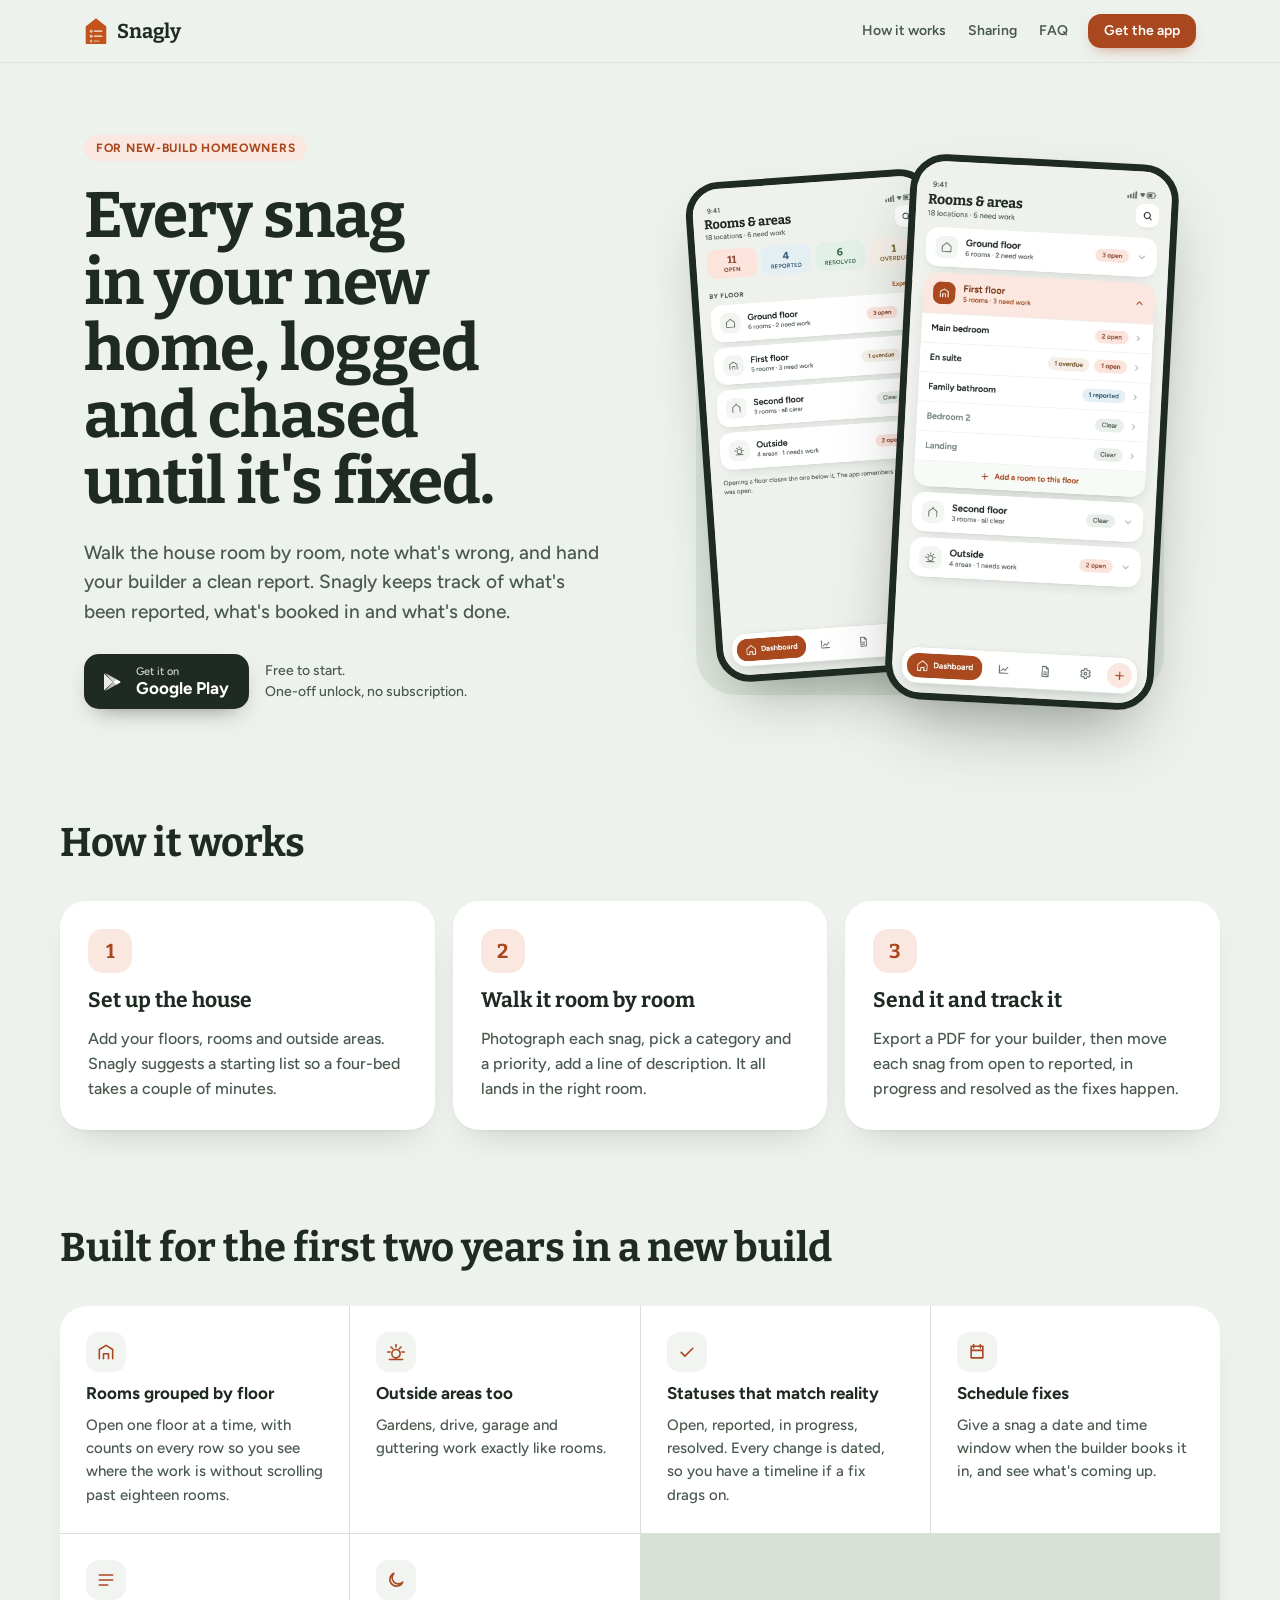
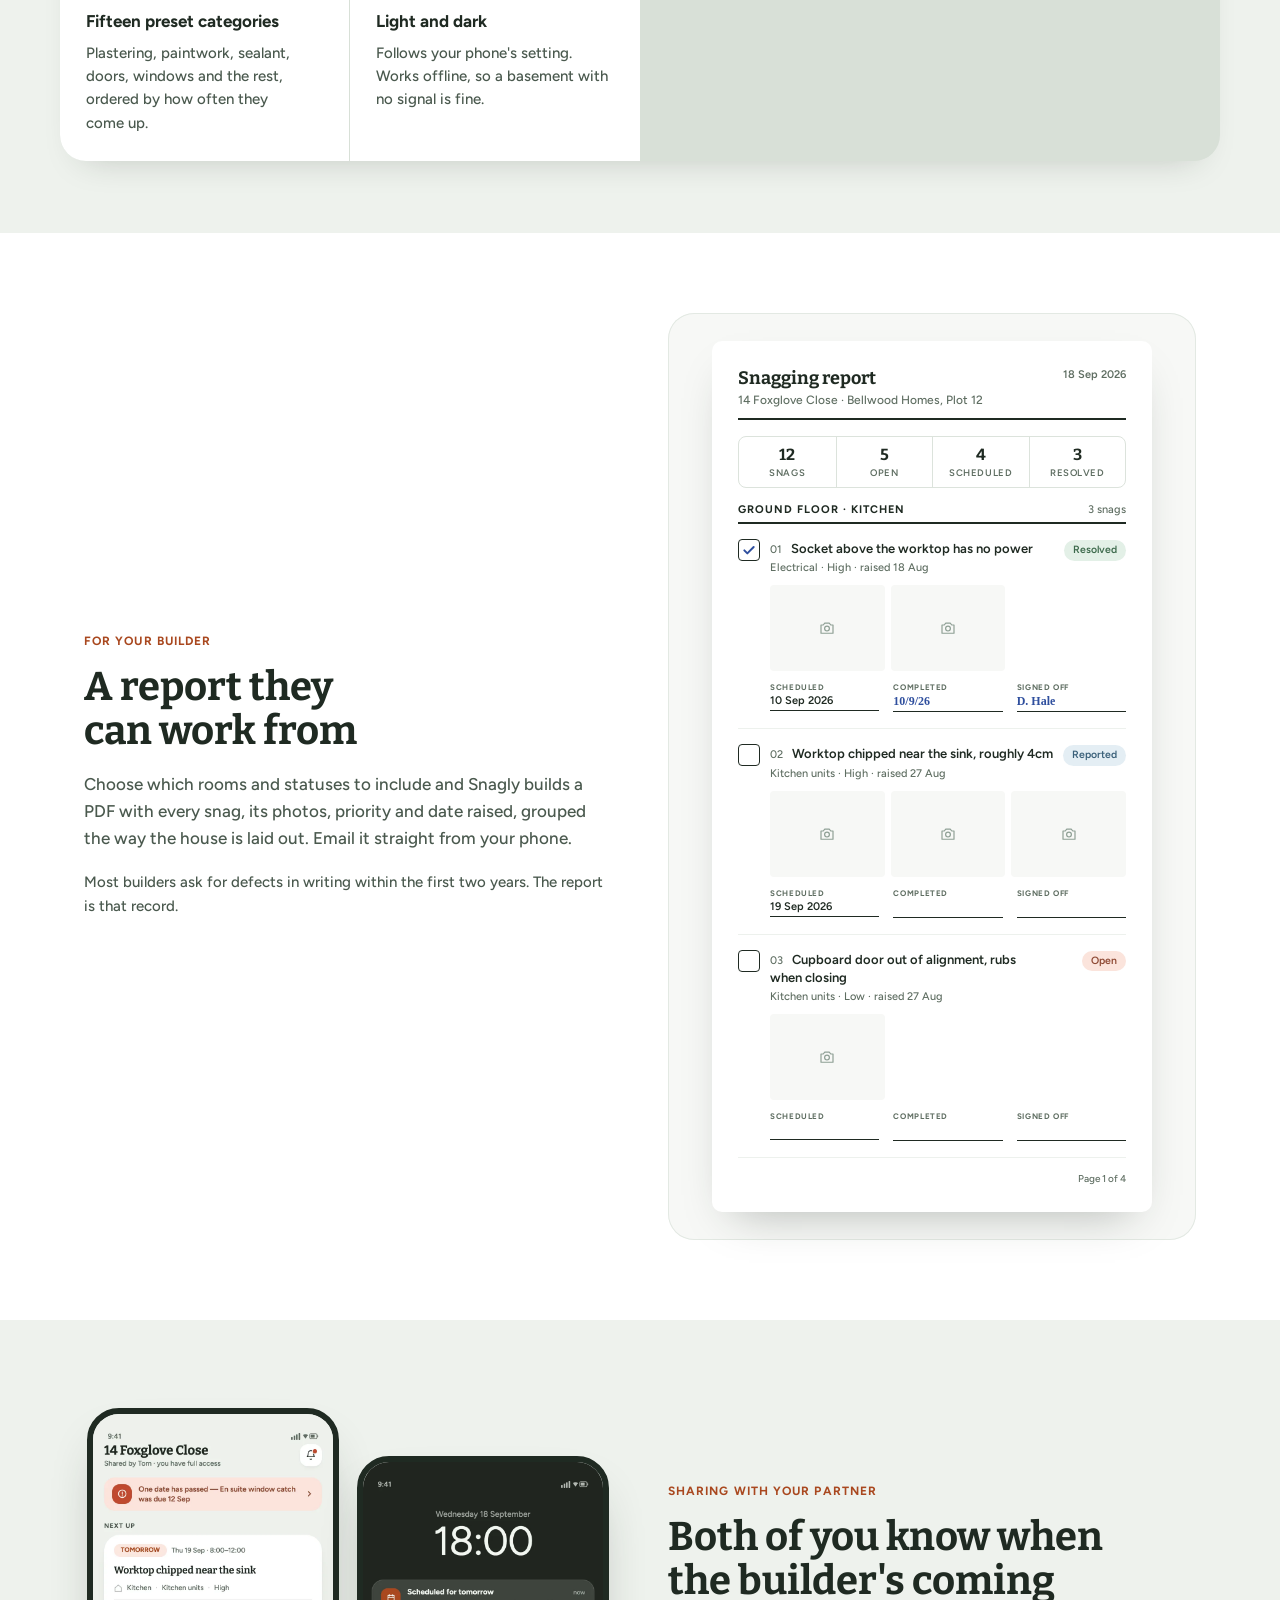
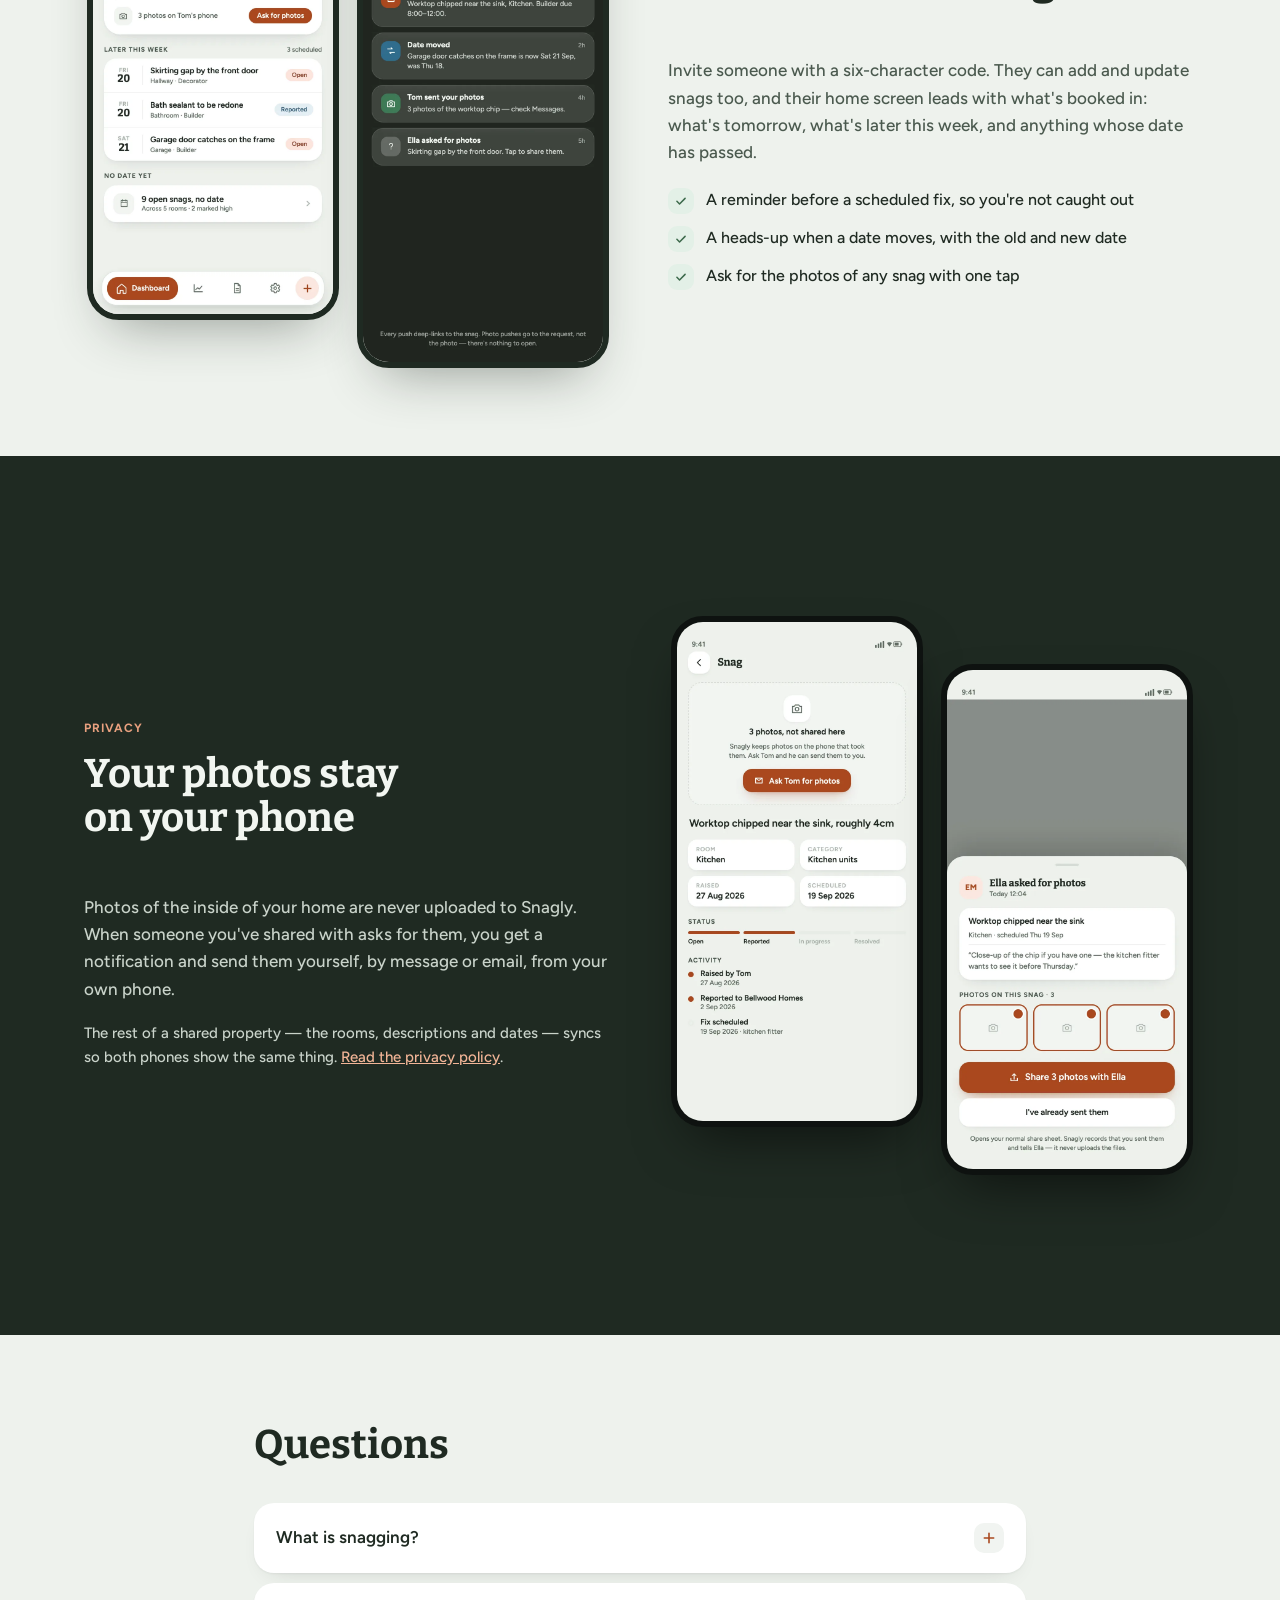
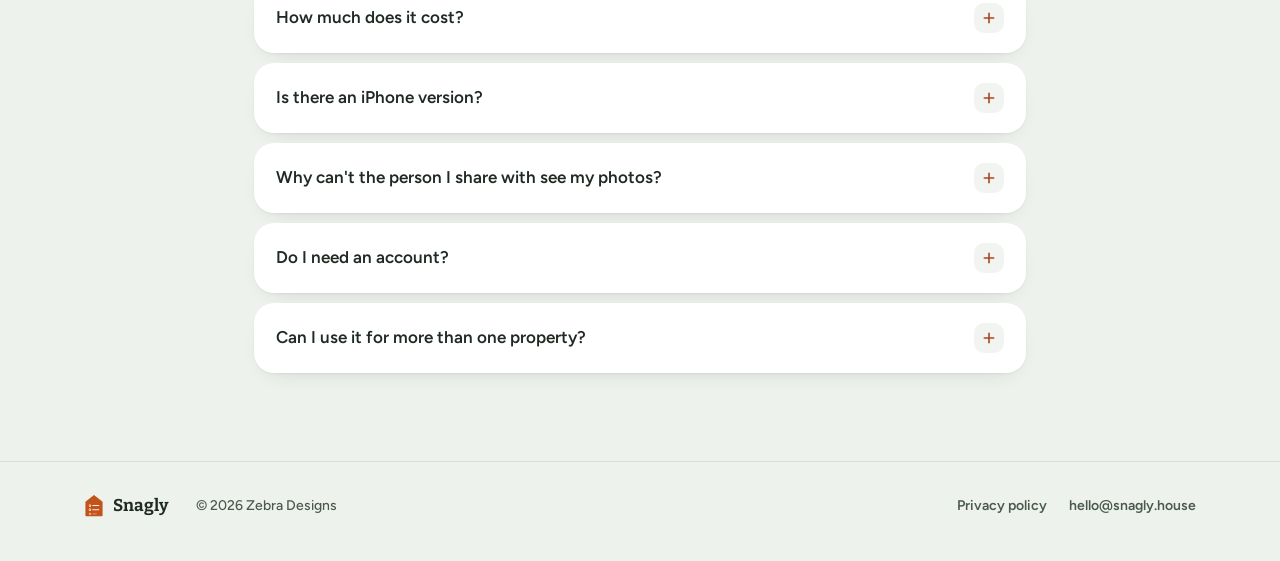
<file: index.html>
<!DOCTYPE html>
<html lang="en-GB">
<head>
  <meta charset="UTF-8" />
  <meta name="viewport" content="width=device-width, initial-scale=1" />
  <title>Snagly — snagging for your new-build home</title>
  <meta name="description" content="Every snag in your new home, logged and chased until it's fixed. Walk the house room by room, note what's wrong, and hand your builder a clean report." />
  <link rel="canonical" href="https://snagly.house/" />

  <meta property="og:type" content="website" />
  <meta property="og:site_name" content="Snagly" />
  <meta property="og:title" content="Snagly — snagging for your new-build home" />
  <meta property="og:description" content="Every snag in your new home, logged and chased until it's fixed. Walk the house room by room, note what's wrong, and hand your builder a clean report." />
  <meta property="og:url" content="https://snagly.house/" />
  <meta property="og:image" content="https://snagly.house/assets/img/og-image.png" />
  <meta property="og:image:width" content="1024" />
  <meta property="og:image:height" content="500" />
  <meta property="og:locale" content="en_GB" />

  <meta name="twitter:card" content="summary_large_image" />
  <meta name="twitter:title" content="Snagly — snagging for your new-build home" />
  <meta name="twitter:description" content="Every snag in your new home, logged and chased until it's fixed." />
  <meta name="twitter:image" content="https://snagly.house/assets/img/og-image.png" />

  <link rel="icon" type="image/png" sizes="32x32" href="assets/icons/favicon-32.png" />
  <link rel="apple-touch-icon" href="assets/icons/apple-touch-icon.png" />
  <link rel="stylesheet" href="assets/css/style.css" />

  <link rel="preconnect" href="https://fonts.googleapis.com" />
  <link rel="preconnect" href="https://fonts.gstatic.com" crossorigin />
  <link href="https://fonts.googleapis.com/css2?family=Bitter:wght@600;700&family=Figtree:wght@400;500;600;700&display=swap" rel="stylesheet" />

  <script type="application/ld+json">
  {
    "@context": "https://schema.org",
    "@type": "MobileApplication",
    "name": "Snagly",
    "applicationCategory": "Utilities",
    "operatingSystem": "Android",
    "description": "Every snag in your new home, logged and chased until it's fixed. Walk the house room by room, note what's wrong, and hand your builder a clean report.",
    "url": "https://snagly.house/",
    "image": "https://snagly.house/assets/img/og-image.png",
    "offers": {
      "@type": "Offer",
      "price": "0",
      "priceCurrency": "GBP"
    }
  }
  </script>
</head>
<body>
  <a class="visually-hidden" href="#top">Skip to content</a>

  <header class="site-header">
    <div class="wrap">
      <a href="#top" class="brand">
        <img src="assets/img/snagly_mark.svg" alt="" width="24" height="27" />
        <span>Snagly</span>
      </a>
      <nav class="site-nav" aria-label="Primary">
        <a href="#how">How it works</a>
        <a href="#sharing">Sharing</a>
        <a href="#faq">FAQ</a>
      </nav>
      <a class="btn-header" href="https://play.google.com/store/apps/details?id=com.snagly.snagly">Get the app</a>
    </div>
  </header>

  <main id="top">
    <section class="hero">
      <div class="hero-copy">
        <span class="eyebrow">For new-build homeowners</span>
        <h1>Every snag in your new home, logged and chased until it's fixed.</h1>
        <p class="hero-lede">Walk the house room by room, note what's wrong, and hand your builder a clean report. Snagly keeps track of what's been reported, what's booked in and what's done.</p>
        <div class="download-row" id="download">
          <a class="play-badge" href="https://play.google.com/store/apps/details?id=com.snagly.snagly">
            <svg viewBox="0 0 24 24" width="24" height="24" fill="#FFFFFF" aria-hidden="true"><path d="M4 3.5v17l9-8.5z" opacity=".9"></path><path d="M13 12l3 3-11 6z" opacity=".7"></path><path d="M13 12l3-3L5 3z" opacity=".8"></path><path d="M16 9l4 2.2a1 1 0 0 1 0 1.6L16 15l-3-3z"></path></svg>
            <span class="play-badge-text">
              <span class="small">Get it on</span>
              <span class="big">Google Play</span>
            </span>
          </a>
          <span class="price-note">Free to start.<br>One-off unlock, no subscription.</span>
        </div>
      </div>
      <div class="hero-shots">
        <div class="hero-shots-panel"></div>
        <div class="phone-frame phone-1">
          <img src="assets/img/rooms.webp" alt="Snagly rooms screen, grouped by floor" width="780" height="1624" loading="eager" />
        </div>
        <div class="phone-frame phone-2">
          <img src="assets/img/rooms_open.webp" alt="Snagly first floor expanded" width="780" height="1624" loading="eager" />
        </div>
      </div>
    </section>

    <section id="how">
      <div class="section-inner">
        <h2>How it works</h2>
        <div class="step-grid">
          <div class="step-card">
            <span class="step-num">1</span>
            <h3>Set up the house</h3>
            <p>Add your floors, rooms and outside areas. Snagly suggests a starting list so a four-bed takes a couple of minutes.</p>
          </div>
          <div class="step-card">
            <span class="step-num">2</span>
            <h3>Walk it room by room</h3>
            <p>Photograph each snag, pick a category and a priority, add a line of description. It all lands in the right room.</p>
          </div>
          <div class="step-card">
            <span class="step-num">3</span>
            <h3>Send it and track it</h3>
            <p>Export a PDF for your builder, then move each snag from open to reported, in progress and resolved as the fixes happen.</p>
          </div>
        </div>
      </div>
    </section>

    <section class="features-section">
      <div class="section-inner">
        <h2>Built for the first two years in a new build</h2>
        <div class="feature-grid">
          <div class="feature-cell">
            <div class="feature-icon"><svg viewBox="0 0 24 24" width="20" height="20" fill="none" stroke="#A9481F" stroke-width="1.9" stroke-linecap="round" stroke-linejoin="round" aria-hidden="true"><path d="M4 20V9l8-5 8 5v11M9 20v-6h6v6"></path></svg></div>
            <h3>Rooms grouped by floor</h3>
            <p>Open one floor at a time, with counts on every row so you see where the work is without scrolling past eighteen rooms.</p>
          </div>
          <div class="feature-cell">
            <div class="feature-icon"><svg viewBox="0 0 24 24" width="20" height="20" fill="none" stroke="#A9481F" stroke-width="1.9" stroke-linecap="round" stroke-linejoin="round" aria-hidden="true"><path d="M12 3v3M5 12H2M22 12h-3M6 6l2 2M18 6l-2 2M12 19a5 5 0 1 0 0-10 5 5 0 0 0 0 10M4 21h16"></path></svg></div>
            <h3>Outside areas too</h3>
            <p>Gardens, drive, garage and guttering work exactly like rooms.</p>
          </div>
          <div class="feature-cell">
            <div class="feature-icon"><svg viewBox="0 0 24 24" width="20" height="20" fill="none" stroke="#A9481F" stroke-width="1.9" stroke-linecap="round" stroke-linejoin="round" aria-hidden="true"><path d="M5 12.5l4.5 4.5L19 7.5"></path></svg></div>
            <h3>Statuses that match reality</h3>
            <p>Open, reported, in progress, resolved. Every change is dated, so you have a timeline if a fix drags on.</p>
          </div>
          <div class="feature-cell">
            <div class="feature-icon"><svg viewBox="0 0 24 24" width="20" height="20" fill="none" stroke="#A9481F" stroke-width="1.9" stroke-linecap="round" stroke-linejoin="round" aria-hidden="true"><path d="M5 5h14v14H5zM8 3v4M16 3v4M5 10h14"></path></svg></div>
            <h3>Schedule fixes</h3>
            <p>Give a snag a date and time window when the builder books it in, and see what's coming up.</p>
          </div>
          <div class="feature-cell">
            <div class="feature-icon"><svg viewBox="0 0 24 24" width="20" height="20" fill="none" stroke="#A9481F" stroke-width="1.9" stroke-linecap="round" stroke-linejoin="round" aria-hidden="true"><path d="M4 6h16M4 12h16M4 18h10"></path></svg></div>
            <h3>Fifteen preset categories</h3>
            <p>Plastering, paintwork, sealant, doors, windows and the rest, ordered by how often they come up.</p>
          </div>
          <div class="feature-cell">
            <div class="feature-icon"><svg viewBox="0 0 24 24" width="20" height="20" fill="none" stroke="#A9481F" stroke-width="1.9" stroke-linecap="round" stroke-linejoin="round" aria-hidden="true"><path d="M20 14.5A8 8 0 1 1 9.5 4a6.5 6.5 0 0 0 10.5 10.5"></path></svg></div>
            <h3>Light and dark</h3>
            <p>Follows your phone's setting. Works offline, so a basement with no signal is fine.</p>
          </div>
        </div>
      </div>
    </section>

    <section class="report-section">
      <div class="report-inner">
        <div class="report-copy">
          <span class="kicker">For your builder</span>
          <h2>A report they can work from</h2>
          <p>Choose which rooms and statuses to include and Snagly builds a PDF with every snag, its photos, priority and date raised, grouped the way the house is laid out. Email it straight from your phone.</p>
          <p class="small">Most builders ask for defects in writing within the first two years. The report is that record.</p>
        </div>
        <div class="report-mock-outer">
          <div class="report-mock">
            <div class="report-mock-head">
              <div class="report-mock-head-title">
                <span>Snagging report</span>
                <span>14 Foxglove Close · Bellwood Homes, Plot 12</span>
              </div>
              <span class="report-mock-head-date">18 Sep 2026</span>
            </div>
            <div class="report-mock-totals">
              <div class="report-mock-total"><strong>12</strong><span>Snags</span></div>
              <div class="report-mock-total"><strong>5</strong><span>Open</span></div>
              <div class="report-mock-total"><strong>4</strong><span>Scheduled</span></div>
              <div class="report-mock-total"><strong>3</strong><span>Resolved</span></div>
            </div>
            <div class="report-mock-group">
              <span>Ground floor · Kitchen</span>
              <span>3 snags</span>
            </div>

            <div class="report-row">
              <div class="report-row-head">
                <span class="report-row-box checked">
                  <svg viewBox="0 0 24 24" width="16" height="16" fill="none" stroke-width="3" stroke-linecap="round" stroke-linejoin="round" aria-hidden="true"><path d="M5 12.5l4.5 4.5L19 7.5"></path></svg>
                </span>
                <div class="report-row-body">
                  <span><span class="report-row-num">01</span> Socket above the worktop has no power</span>
                  <span>Electrical · High · raised 18 Aug</span>
                </div>
                <span class="report-chip chip-resolved">Resolved</span>
              </div>
              <div class="report-row-photos">
                <div class="report-photo-tile"><svg viewBox="0 0 24 24" width="18" height="18" fill="none" stroke="#8fa095" stroke-width="1.6" stroke-linecap="round" stroke-linejoin="round" aria-hidden="true"><path d="M4 8h3l2-2.5h6L17 8h3v11H4zM12 16a3.2 3.2 0 1 0 0-6.4 3.2 3.2 0 0 0 0 6.4"></path></svg></div>
                <div class="report-photo-tile"><svg viewBox="0 0 24 24" width="18" height="18" fill="none" stroke="#8fa095" stroke-width="1.6" stroke-linecap="round" stroke-linejoin="round" aria-hidden="true"><path d="M4 8h3l2-2.5h6L17 8h3v11H4zM12 16a3.2 3.2 0 1 0 0-6.4 3.2 3.2 0 0 0 0 6.4"></path></svg></div>
              </div>
              <div class="report-row-fields">
                <div class="report-field"><span class="report-field-label">Scheduled</span><span class="report-field-value">10 Sep 2026</span></div>
                <div class="report-field"><span class="report-field-label">Completed</span><span class="report-field-value hand">10/9/26</span></div>
                <div class="report-field"><span class="report-field-label">Signed off</span><span class="report-field-value hand">D. Hale</span></div>
              </div>
            </div>

            <div class="report-row">
              <div class="report-row-head">
                <span class="report-row-box">
                  <svg viewBox="0 0 24 24" width="16" height="16" fill="none" stroke-width="3" stroke-linecap="round" stroke-linejoin="round" aria-hidden="true"><path d="M5 12.5l4.5 4.5L19 7.5"></path></svg>
                </span>
                <div class="report-row-body">
                  <span><span class="report-row-num">02</span> Worktop chipped near the sink, roughly 4cm</span>
                  <span>Kitchen units · High · raised 27 Aug</span>
                </div>
                <span class="report-chip chip-reported">Reported</span>
              </div>
              <div class="report-row-photos">
                <div class="report-photo-tile"><svg viewBox="0 0 24 24" width="18" height="18" fill="none" stroke="#8fa095" stroke-width="1.6" stroke-linecap="round" stroke-linejoin="round" aria-hidden="true"><path d="M4 8h3l2-2.5h6L17 8h3v11H4zM12 16a3.2 3.2 0 1 0 0-6.4 3.2 3.2 0 0 0 0 6.4"></path></svg></div>
                <div class="report-photo-tile"><svg viewBox="0 0 24 24" width="18" height="18" fill="none" stroke="#8fa095" stroke-width="1.6" stroke-linecap="round" stroke-linejoin="round" aria-hidden="true"><path d="M4 8h3l2-2.5h6L17 8h3v11H4zM12 16a3.2 3.2 0 1 0 0-6.4 3.2 3.2 0 0 0 0 6.4"></path></svg></div>
                <div class="report-photo-tile"><svg viewBox="0 0 24 24" width="18" height="18" fill="none" stroke="#8fa095" stroke-width="1.6" stroke-linecap="round" stroke-linejoin="round" aria-hidden="true"><path d="M4 8h3l2-2.5h6L17 8h3v11H4zM12 16a3.2 3.2 0 1 0 0-6.4 3.2 3.2 0 0 0 0 6.4"></path></svg></div>
              </div>
              <div class="report-row-fields">
                <div class="report-field"><span class="report-field-label">Scheduled</span><span class="report-field-value">19 Sep 2026</span></div>
                <div class="report-field"><span class="report-field-label">Completed</span><span class="report-field-value hand blank">—</span></div>
                <div class="report-field"><span class="report-field-label">Signed off</span><span class="report-field-value hand blank">—</span></div>
              </div>
            </div>

            <div class="report-row">
              <div class="report-row-head">
                <span class="report-row-box">
                  <svg viewBox="0 0 24 24" width="16" height="16" fill="none" stroke-width="3" stroke-linecap="round" stroke-linejoin="round" aria-hidden="true"><path d="M5 12.5l4.5 4.5L19 7.5"></path></svg>
                </span>
                <div class="report-row-body">
                  <span><span class="report-row-num">03</span> Cupboard door out of alignment, rubs when closing</span>
                  <span>Kitchen units · Low · raised 27 Aug</span>
                </div>
                <span class="report-chip chip-open">Open</span>
              </div>
              <div class="report-row-photos">
                <div class="report-photo-tile"><svg viewBox="0 0 24 24" width="18" height="18" fill="none" stroke="#8fa095" stroke-width="1.6" stroke-linecap="round" stroke-linejoin="round" aria-hidden="true"><path d="M4 8h3l2-2.5h6L17 8h3v11H4zM12 16a3.2 3.2 0 1 0 0-6.4 3.2 3.2 0 0 0 0 6.4"></path></svg></div>
              </div>
              <div class="report-row-fields">
                <div class="report-field"><span class="report-field-label">Scheduled</span><span class="report-field-value blank">—</span></div>
                <div class="report-field"><span class="report-field-label">Completed</span><span class="report-field-value hand blank">—</span></div>
                <div class="report-field"><span class="report-field-label">Signed off</span><span class="report-field-value hand blank">—</span></div>
              </div>
            </div>

            <span class="report-mock-footer">Page 1 of 4</span>
          </div>
        </div>
      </div>
    </section>

    <section id="sharing" class="sharing-section">
      <div class="sharing-shots">
        <div class="phone-frame">
          <img src="assets/img/join_home.webp" alt="Shared home screen showing what's scheduled next" width="780" height="1624" loading="lazy" />
        </div>
        <div class="phone-frame">
          <img src="assets/img/push.webp" alt="Reminder notification for a scheduled fix" width="780" height="1624" loading="lazy" />
        </div>
      </div>
      <div class="sharing-copy">
        <span class="kicker">Sharing with your partner</span>
        <h2>Both of you know when the builder's coming</h2>
        <p>Invite someone with a six-character code. They can add and update snags too, and their home screen leads with what's booked in: what's tomorrow, what's later this week, and anything whose date has passed.</p>
        <div class="tick-list">
          <div class="tick-row">
            <span class="tick-icon"><svg viewBox="0 0 24 24" width="14" height="14" fill="none" stroke="#3D6A4C" stroke-width="2.6" stroke-linecap="round" stroke-linejoin="round" aria-hidden="true"><path d="M5 12.5l4.5 4.5L19 7.5"></path></svg></span>
            <span>A reminder before a scheduled fix, so you're not caught out</span>
          </div>
          <div class="tick-row">
            <span class="tick-icon"><svg viewBox="0 0 24 24" width="14" height="14" fill="none" stroke="#3D6A4C" stroke-width="2.6" stroke-linecap="round" stroke-linejoin="round" aria-hidden="true"><path d="M5 12.5l4.5 4.5L19 7.5"></path></svg></span>
            <span>A heads-up when a date moves, with the old and new date</span>
          </div>
          <div class="tick-row">
            <span class="tick-icon"><svg viewBox="0 0 24 24" width="14" height="14" fill="none" stroke="#3D6A4C" stroke-width="2.6" stroke-linecap="round" stroke-linejoin="round" aria-hidden="true"><path d="M5 12.5l4.5 4.5L19 7.5"></path></svg></span>
            <span>Ask for the photos of any snag with one tap</span>
          </div>
        </div>
      </div>
    </section>

    <section class="privacy-band">
      <div class="privacy-inner">
        <div class="privacy-copy">
          <span class="kicker">Privacy</span>
          <h2>Your photos stay on your phone</h2>
          <p>Photos of the inside of your home are never uploaded to Snagly. When someone you've shared with asks for them, you get a notification and send them yourself, by message or email, from your own phone.</p>
          <p class="small">The rest of a shared property — the rooms, descriptions and dates — syncs so both phones show the same thing. <a href="privacy/">Read the privacy policy</a>.</p>
        </div>
        <div class="privacy-shots">
          <div class="phone-frame">
            <img src="assets/img/snag_detail.webp" alt="Snag detail with a request photos button" width="780" height="1624" loading="lazy" />
          </div>
          <div class="phone-frame">
            <img src="assets/img/owner_request.webp" alt="Sharing photos from your own phone" width="780" height="1624" loading="lazy" />
          </div>
        </div>
      </div>
    </section>

    <section id="faq" class="faq-section">
      <h2>Questions</h2>
      <div class="faq-list">
        <details class="faq-item">
          <summary><span class="faq-q">What is snagging?</span><span class="faq-plus"><svg viewBox="0 0 24 24" width="16" height="16" fill="none" stroke="#A9481F" stroke-width="2.4" stroke-linecap="round" aria-hidden="true"><path d="M12 5v14M5 12h14"></path></svg></span></summary>
          <p>Snagging is checking a newly built home for defects, from paint drips and gaps in sealant to doors that don't close. New-build warranties usually give you a period to report them to the builder, who fixes them at no cost.</p>
        </details>
        <details class="faq-item">
          <summary><span class="faq-q">How much does it cost?</span><span class="faq-plus"><svg viewBox="0 0 24 24" width="16" height="16" fill="none" stroke="#A9481F" stroke-width="2.4" stroke-linecap="round" aria-hidden="true"><path d="M12 5v14M5 12h14"></path></svg></span></summary>
          <p>Snagly is free to download and use. A one-off in-app purchase unlocks the full app. There's no subscription.</p>
        </details>
        <details class="faq-item">
          <summary><span class="faq-q">Is there an iPhone version?</span><span class="faq-plus"><svg viewBox="0 0 24 24" width="16" height="16" fill="none" stroke="#A9481F" stroke-width="2.4" stroke-linecap="round" aria-hidden="true"><path d="M12 5v14M5 12h14"></path></svg></span></summary>
          <p>Not yet. Snagly is on Android through Google Play.</p>
        </details>
        <details class="faq-item">
          <summary><span class="faq-q">Why can't the person I share with see my photos?</span><span class="faq-plus"><svg viewBox="0 0 24 24" width="16" height="16" fill="none" stroke="#A9481F" stroke-width="2.4" stroke-linecap="round" aria-hidden="true"><path d="M12 5v14M5 12h14"></path></svg></span></summary>
          <p>Photos are never uploaded, so they only exist on the phone that took them. The person you share with can ask for them, and you send them from your phone however you like.</p>
        </details>
        <details class="faq-item">
          <summary><span class="faq-q">Do I need an account?</span><span class="faq-plus"><svg viewBox="0 0 24 24" width="16" height="16" fill="none" stroke="#A9481F" stroke-width="2.4" stroke-linecap="round" aria-hidden="true"><path d="M12 5v14M5 12h14"></path></svg></span></summary>
          <p>Snagly signs you in automatically when you open it, so there's nothing to set up first. You can add an email or Google sign-in later, which is worth doing before you share a property or switch phones, so you don't lose access.</p>
        </details>
        <details class="faq-item">
          <summary><span class="faq-q">Can I use it for more than one property?</span><span class="faq-plus"><svg viewBox="0 0 24 24" width="16" height="16" fill="none" stroke="#A9481F" stroke-width="2.4" stroke-linecap="round" aria-hidden="true"><path d="M12 5v14M5 12h14"></path></svg></span></summary>
          <p>Yes. Each property has its own rooms, snags and sharing.</p>
        </details>
      </div>
    </section>
  </main>

  <footer class="site-footer">
    <div class="footer-inner">
      <div class="footer-brand">
        <img src="assets/img/snagly_mark.svg" alt="" width="20" height="23" />
        <span>Snagly</span>
      </div>
      <span class="footer-copyright">© 2026 Zebra Designs</span>
      <div class="footer-links">
        <a href="privacy/">Privacy policy</a>
        <a href="mailto:hello@snagly.house">hello@snagly.house</a>
      </div>
    </div>
  </footer>
</body>
</html>
</file>
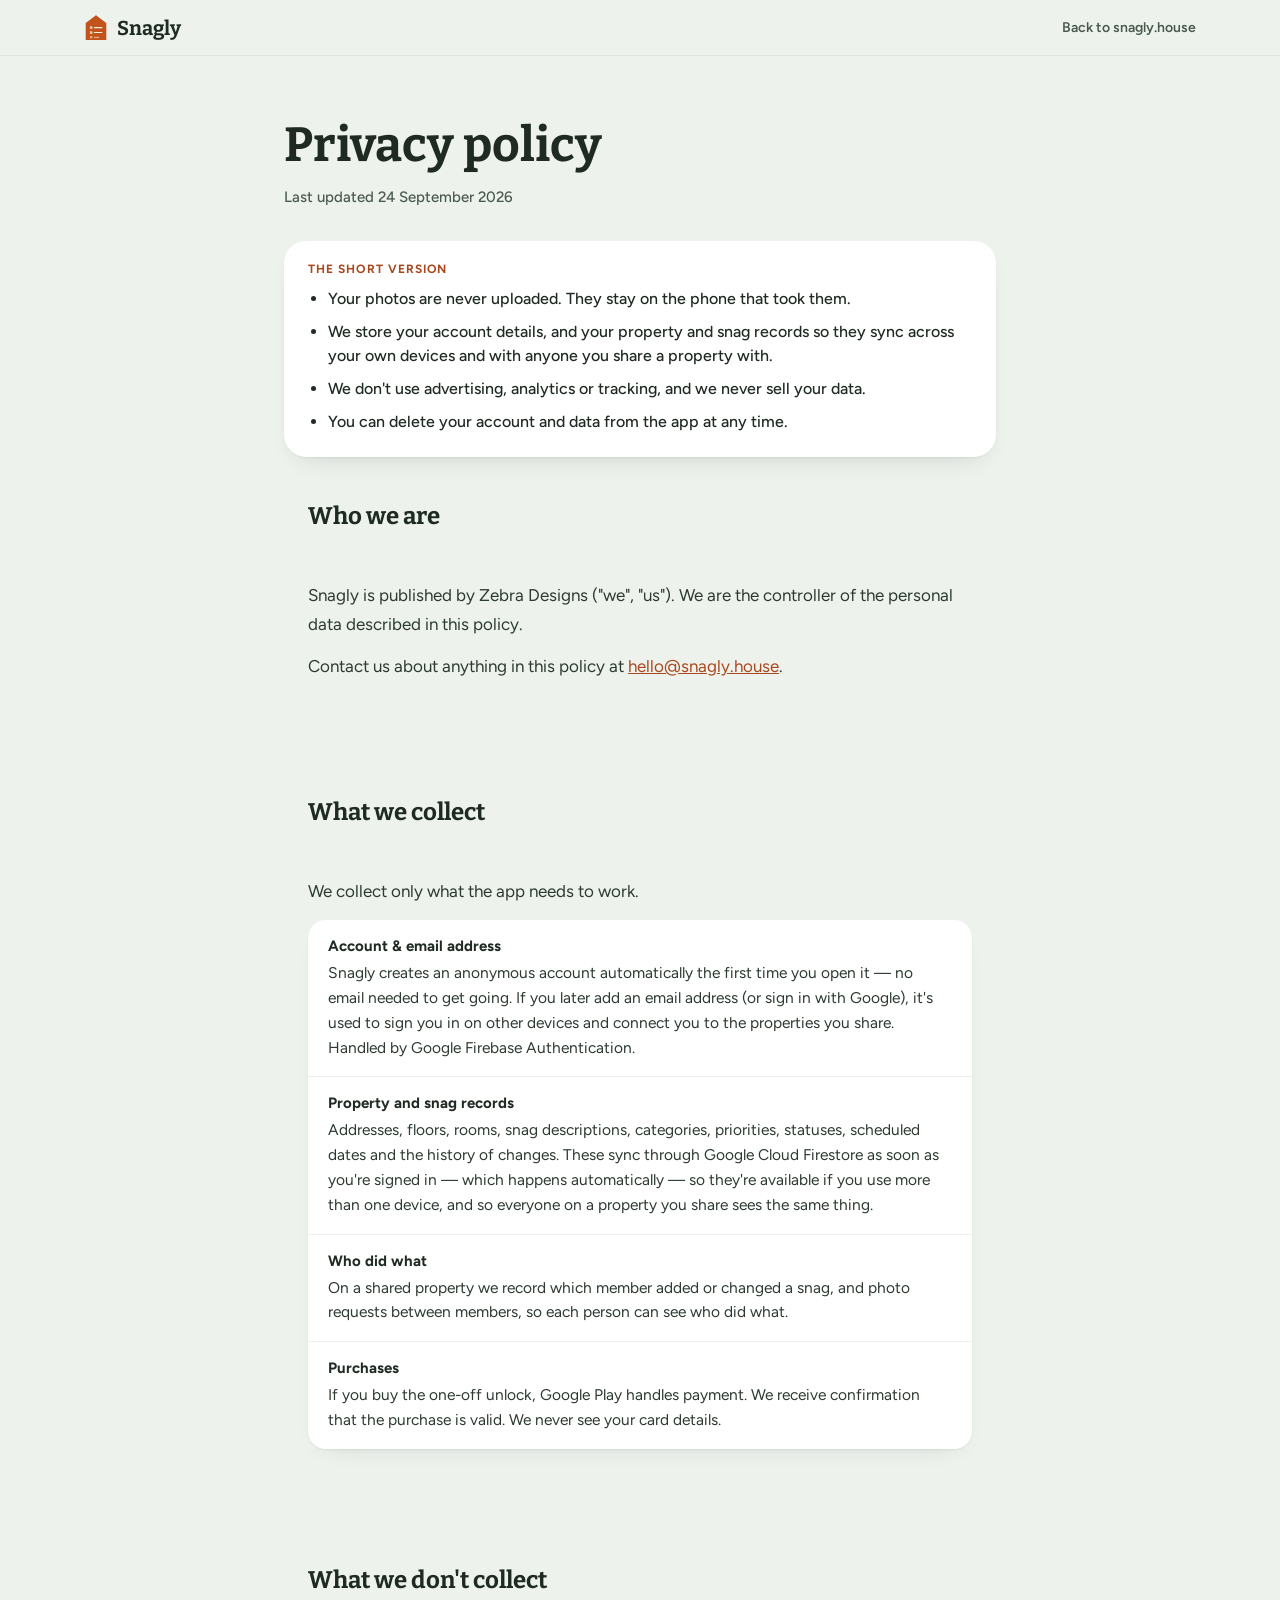
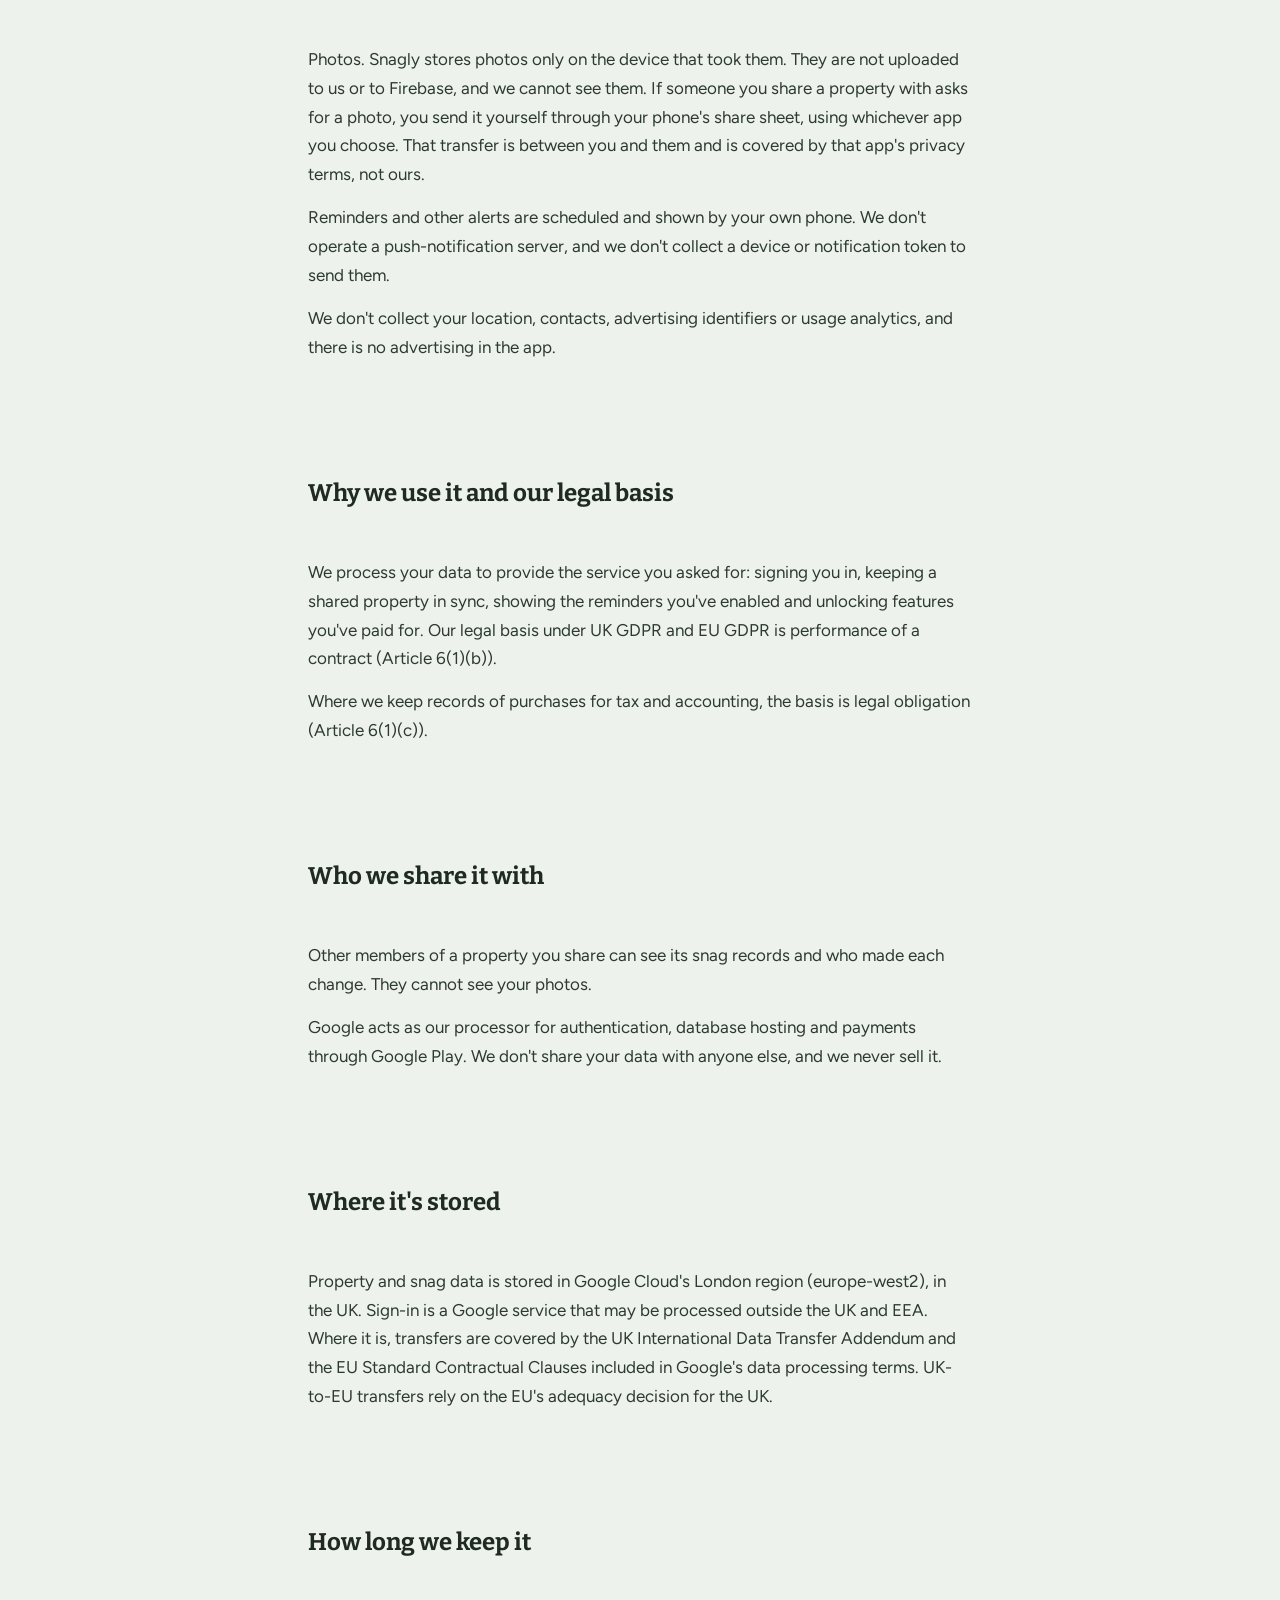
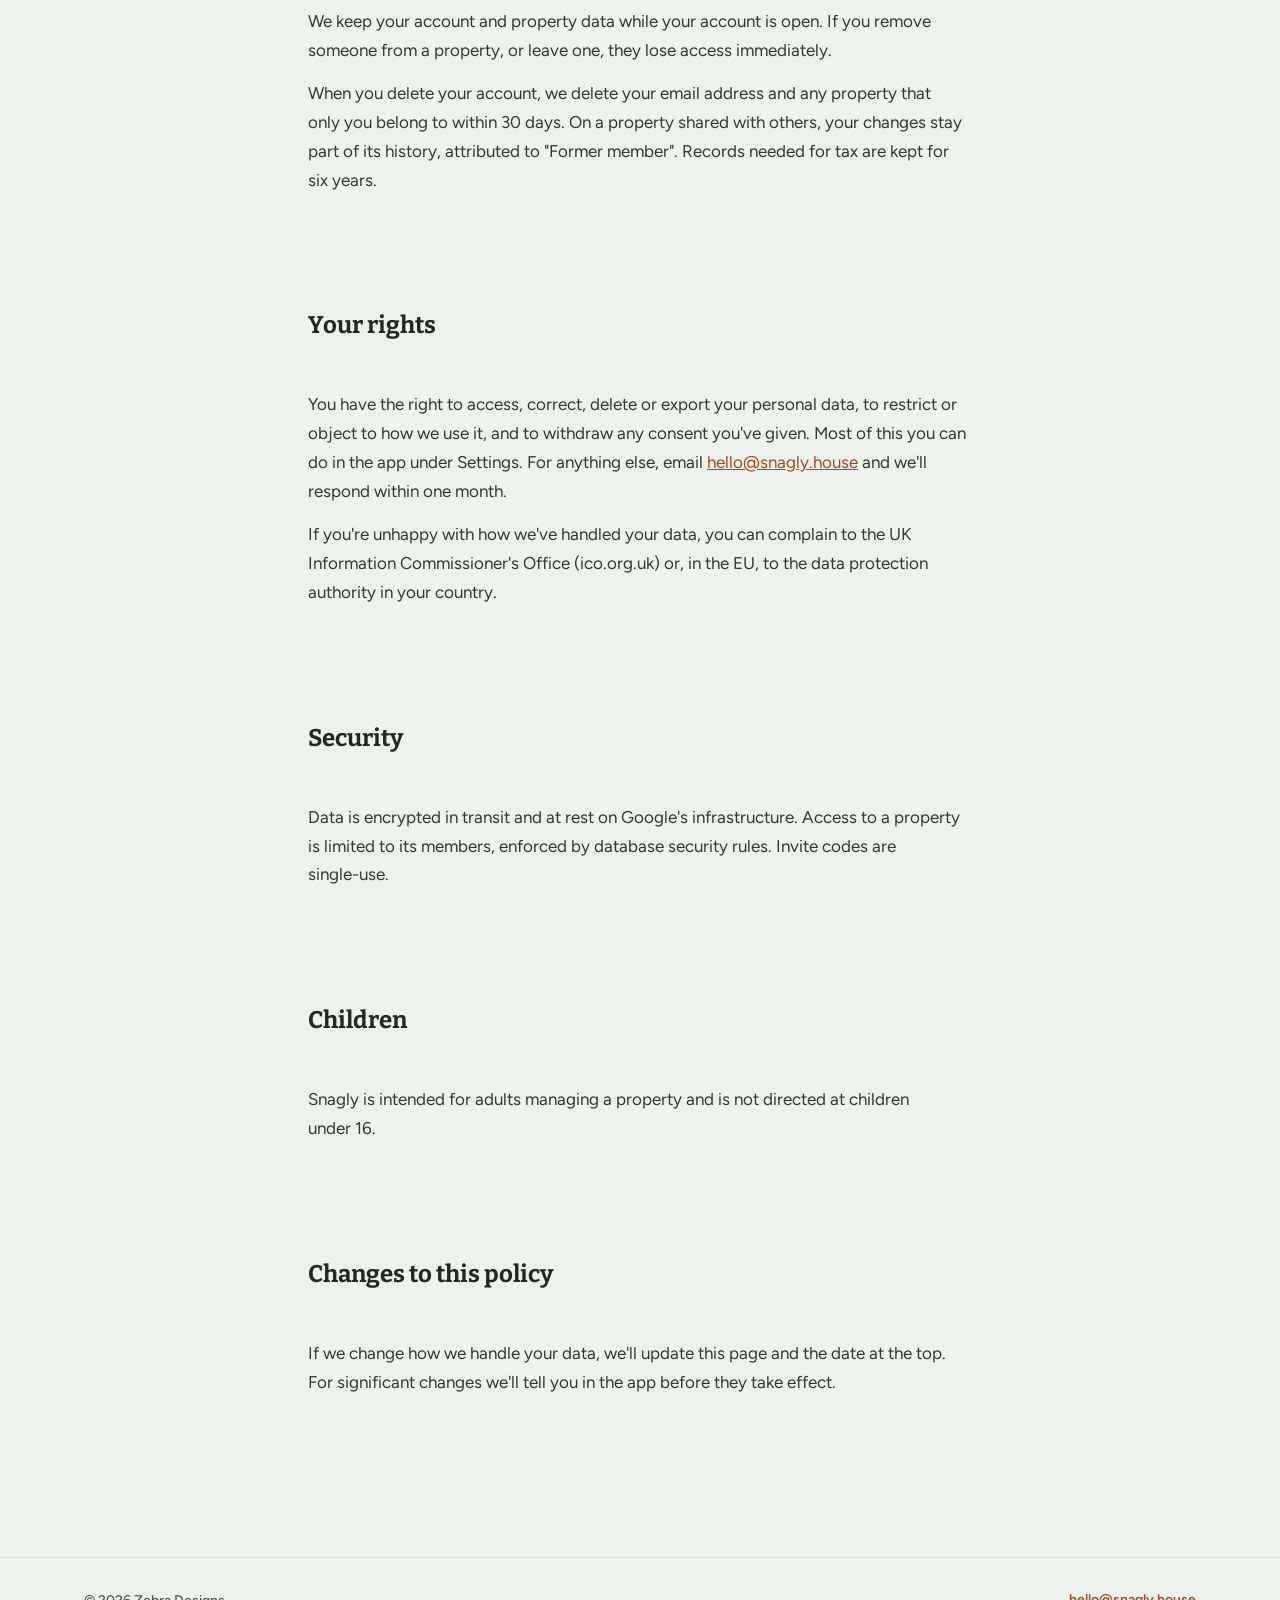
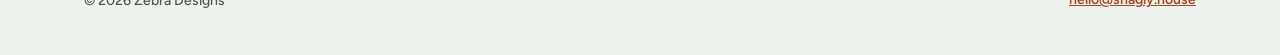
<file: privacy/index.html>
<!DOCTYPE html>
<html lang="en-GB">
<head>
  <meta charset="UTF-8" />
  <meta name="viewport" content="width=device-width, initial-scale=1" />
  <title>Privacy policy — Snagly</title>
  <meta name="description" content="Snagly's privacy policy: what we collect, what we don't, and how to control or delete your data." />
  <link rel="canonical" href="https://snagly.house/privacy/" />
  <meta name="robots" content="index, follow" />

  <meta property="og:type" content="website" />
  <meta property="og:site_name" content="Snagly" />
  <meta property="og:title" content="Privacy policy — Snagly" />
  <meta property="og:description" content="What Snagly collects, what it doesn't, and how to control or delete your data." />
  <meta property="og:url" content="https://snagly.house/privacy/" />
  <meta property="og:image" content="https://snagly.house/assets/img/og-image.png" />

  <link rel="icon" type="image/png" sizes="32x32" href="../assets/icons/favicon-32.png" />
  <link rel="apple-touch-icon" href="../assets/icons/apple-touch-icon.png" />
  <link rel="stylesheet" href="../assets/css/style.css" />

  <link rel="preconnect" href="https://fonts.googleapis.com" />
  <link rel="preconnect" href="https://fonts.gstatic.com" crossorigin />
  <link href="https://fonts.googleapis.com/css2?family=Bitter:wght@600;700&family=Figtree:wght@400;500;600;700&display=swap" rel="stylesheet" />
</head>
<body>
  <header class="site-header policy-header">
    <div class="wrap">
      <a href="../" class="brand">
        <img src="../assets/img/snagly_mark.svg" alt="" width="24" height="27" />
        <span>Snagly</span>
      </a>
      <a href="../" class="policy-back">Back to snagly.house</a>
    </div>
  </header>

  <main class="policy-main">
    <h1>Privacy policy</h1>
    <p class="policy-updated">Last updated 24 September 2026</p>

    <div class="policy-summary">
      <span class="kicker">The short version</span>
      <ul>
        <li>Your photos are never uploaded. They stay on the phone that took them.</li>
        <li>We store your account details, and your property and snag records so they sync across your own devices and with anyone you share a property with.</li>
        <li>We don't use advertising, analytics or tracking, and we never sell your data.</li>
        <li>You can delete your account and data from the app at any time.</li>
      </ul>
    </div>

    <section class="policy-section">
      <h2>Who we are</h2>
      <p>Snagly is published by Zebra Designs ("we", "us"). We are the controller of the personal data described in this policy.</p>
      <p>Contact us about anything in this policy at <a href="mailto:hello@snagly.house">hello@snagly.house</a>.</p>
    </section>

    <section class="policy-section">
      <h2>What we collect</h2>
      <p>We collect only what the app needs to work.</p>
      <div class="policy-list">
        <div class="policy-list-row">
          <span>Account &amp; email address</span>
          <span>Snagly creates an anonymous account automatically the first time you open it — no email needed to get going. If you later add an email address (or sign in with Google), it's used to sign you in on other devices and connect you to the properties you share. Handled by Google Firebase Authentication.</span>
        </div>
        <div class="policy-list-row">
          <span>Property and snag records</span>
          <span>Addresses, floors, rooms, snag descriptions, categories, priorities, statuses, scheduled dates and the history of changes. These sync through Google Cloud Firestore as soon as you're signed in — which happens automatically — so they're available if you use more than one device, and so everyone on a property you share sees the same thing.</span>
        </div>
        <div class="policy-list-row">
          <span>Who did what</span>
          <span>On a shared property we record which member added or changed a snag, and photo requests between members, so each person can see who did what.</span>
        </div>
        <div class="policy-list-row">
          <span>Purchases</span>
          <span>If you buy the one-off unlock, Google Play handles payment. We receive confirmation that the purchase is valid. We never see your card details.</span>
        </div>
      </div>
    </section>

    <section class="policy-section">
      <h2>What we don't collect</h2>
      <p>Photos. Snagly stores photos only on the device that took them. They are not uploaded to us or to Firebase, and we cannot see them. If someone you share a property with asks for a photo, you send it yourself through your phone's share sheet, using whichever app you choose. That transfer is between you and them and is covered by that app's privacy terms, not ours.</p>
      <p>Reminders and other alerts are scheduled and shown by your own phone. We don't operate a push-notification server, and we don't collect a device or notification token to send them.</p>
      <p>We don't collect your location, contacts, advertising identifiers or usage analytics, and there is no advertising in the app.</p>
    </section>

    <section class="policy-section">
      <h2>Why we use it and our legal basis</h2>
      <p>We process your data to provide the service you asked for: signing you in, keeping a shared property in sync, showing the reminders you've enabled and unlocking features you've paid for. Our legal basis under UK GDPR and EU GDPR is performance of a contract (Article 6(1)(b)).</p>
      <p>Where we keep records of purchases for tax and accounting, the basis is legal obligation (Article 6(1)(c)).</p>
    </section>

    <section class="policy-section">
      <h2>Who we share it with</h2>
      <p>Other members of a property you share can see its snag records and who made each change. They cannot see your photos.</p>
      <p>Google acts as our processor for authentication, database hosting and payments through Google Play. We don't share your data with anyone else, and we never sell it.</p>
    </section>

    <section class="policy-section">
      <h2>Where it's stored</h2>
      <p>Property and snag data is stored in Google Cloud's London region (europe-west2), in the UK. Sign-in is a Google service that may be processed outside the UK and EEA. Where it is, transfers are covered by the UK International Data Transfer Addendum and the EU Standard Contractual Clauses included in Google's data processing terms. UK-to-EU transfers rely on the EU's adequacy decision for the UK.</p>
    </section>

    <section class="policy-section">
      <h2>How long we keep it</h2>
      <p>We keep your account and property data while your account is open. If you remove someone from a property, or leave one, they lose access immediately.</p>
      <p>When you delete your account, we delete your email address and any property that only you belong to within 30 days. On a property shared with others, your changes stay part of its history, attributed to "Former member". Records needed for tax are kept for six years.</p>
    </section>

    <section class="policy-section">
      <h2>Your rights</h2>
      <p>You have the right to access, correct, delete or export your personal data, to restrict or object to how we use it, and to withdraw any consent you've given. Most of this you can do in the app under Settings. For anything else, email <a href="mailto:hello@snagly.house">hello@snagly.house</a> and we'll respond within one month.</p>
      <p>If you're unhappy with how we've handled your data, you can complain to the UK Information Commissioner's Office (ico.org.uk) or, in the EU, to the data protection authority in your country.</p>
    </section>

    <section class="policy-section">
      <h2>Security</h2>
      <p>Data is encrypted in transit and at rest on Google's infrastructure. Access to a property is limited to its members, enforced by database security rules. Invite codes are single-use.</p>
    </section>

    <section class="policy-section">
      <h2>Children</h2>
      <p>Snagly is intended for adults managing a property and is not directed at children under 16.</p>
    </section>

    <section class="policy-section">
      <h2>Changes to this policy</h2>
      <p>If we change how we handle your data, we'll update this page and the date at the top. For significant changes we'll tell you in the app before they take effect.</p>
    </section>
  </main>

  <footer class="site-footer">
    <div class="footer-inner">
      <span class="footer-copyright">© 2026 Zebra Designs</span>
      <a href="mailto:hello@snagly.house" class="footer-links"><span>hello@snagly.house</span></a>
    </div>
  </footer>
</body>
</html>
</file>
<file: assets/css/style.css>
/* Snagly marketing site. Tokens and structure per website/WEBSITE.md and
   the two .dc.html design references — fidelity is high, values are
   taken from those files rather than the app's own theme. */

:root {
  --bg: #eef2ed;
  --surface: #ffffff;
  --dark: #1f2a22;
  --dark-border: #0e1210;
  --ink: #1f2a22;
  --ink2: #4a594e;
  --ink2-on-dark: #c9d3ca;
  --accent: #a9481f;
  --accent-hover: #933d18;
  --link-hover: #7a3417;
  --accent-soft: #fae7df;
  --link-on-dark: #f2b597;
  --eyebrow-on-dark: #e8a07f;
  --tick-bg: #e3f0e7;
  --tick-fg: #3d6a4c;
  --panel: #dce5db;
  --grid-gap: #d8e0d7;
  --icon-bg: #f1f4f1;
  --report-outer: #f7f8f6;
  --report-ring: #e3e9e3;
  --report-divider: #edf1ed;
  --report-divider-strong: #dce3dc;
  --report-meta: #5f6e62;
  --report-heading: #2c3a30;
  --max-width: 1160px;

  --shadow-card: 0 1px 2px rgba(31, 42, 34, 0.05), 0 18px 36px -22px rgba(31, 42, 34, 0.28);
  --shadow-faq: 0 1px 2px rgba(31, 42, 34, 0.05), 0 10px 24px -16px rgba(31, 42, 34, 0.24);
  --shadow-policy-box: 0 1px 2px rgba(31, 42, 34, 0.05), 0 12px 28px -18px rgba(31, 42, 34, 0.26);
  --shadow-policy-list: 0 1px 2px rgba(31, 42, 34, 0.05), 0 10px 24px -18px rgba(31, 42, 34, 0.24);
  --shadow-hero-1: 0 30px 60px -24px rgba(31, 42, 34, 0.45);
  --shadow-hero-2: 0 34px 70px -24px rgba(31, 42, 34, 0.5);
  --shadow-report-mock: 0 20px 44px -22px rgba(31, 42, 34, 0.35);
  --shadow-sharing-phone: 0 26px 54px -24px rgba(31, 42, 34, 0.45);
  --shadow-privacy-phone: 0 26px 54px -20px rgba(0, 0, 0, 0.6);
  --shadow-download: 0 10px 24px -12px rgba(31, 42, 34, 0.6);
  --shadow-header-btn: 0 6px 16px -8px rgba(169, 72, 31, 0.7);
}

* {
  box-sizing: border-box;
}

html {
  scroll-behavior: smooth;
}

body {
  margin: 0;
  background: var(--bg);
  color: var(--ink);
  font-family: "Figtree", system-ui, sans-serif;
  -webkit-font-smoothing: antialiased;
}

h1, h2, h3 {
  margin: 0;
  font-family: "Bitter", Georgia, serif;
  font-weight: 700;
}

p {
  margin: 0;
}

a {
  color: var(--accent);
}

a:hover {
  color: var(--link-hover);
}

img {
  max-width: 100%;
  display: block;
}

.wrap {
  max-width: var(--max-width);
  margin: 0 auto;
  padding: 0 24px;
}

.visually-hidden {
  position: absolute;
  width: 1px;
  height: 1px;
  padding: 0;
  margin: -1px;
  overflow: hidden;
  clip: rect(0, 0, 0, 0);
  white-space: nowrap;
  border: 0;
}

/* ---------- Header ---------- */

.site-header {
  position: sticky;
  top: 0;
  z-index: 5;
  background: rgba(238, 242, 237, 0.9);
  backdrop-filter: blur(10px);
  -webkit-backdrop-filter: blur(10px);
  border-bottom: 1px solid rgba(31, 42, 34, 0.07);
}

.site-header .wrap {
  padding: 14px 24px;
  display: flex;
  align-items: center;
  gap: 20px;
}

.brand {
  display: flex;
  align-items: center;
  gap: 9px;
  text-decoration: none;
  color: var(--ink);
}

.brand img {
  width: 24px;
  height: auto;
}

.brand span {
  font: 700 20px/1 "Bitter", Georgia, serif;
}

.site-nav {
  display: flex;
  gap: 22px;
  margin-left: auto;
  flex-wrap: wrap;
  font: 600 14px/1 "Figtree", sans-serif;
}

.site-nav a {
  color: var(--ink2);
  text-decoration: none;
}

.site-nav a:hover {
  color: var(--ink);
}

.btn-header {
  padding: 10px 16px;
  border-radius: 13px;
  background: var(--accent);
  color: #fff;
  font: 600 14px/1 "Figtree", sans-serif;
  text-decoration: none;
  box-shadow: var(--shadow-header-btn);
}

.btn-header:hover {
  background: var(--accent-hover);
  color: #fff;
}

/* ---------- Hero ---------- */

.hero {
  max-width: var(--max-width);
  margin: 0 auto;
  padding: 72px 24px 40px;
  display: grid;
  grid-template-columns: repeat(auto-fit, minmax(min(100%, 420px), 1fr));
  gap: 48px;
  align-items: center;
}

.hero-copy {
  display: flex;
  flex-direction: column;
  gap: 22px;
}

.eyebrow {
  align-self: flex-start;
  padding: 7px 12px;
  border-radius: 999px;
  background: var(--accent-soft);
  color: var(--accent);
  font: 700 12px/1 "Figtree", sans-serif;
  letter-spacing: 0.06em;
  text-transform: uppercase;
}

.hero h1 {
  font-size: clamp(40px, 6vw, 64px);
  line-height: 1.04;
  letter-spacing: -0.015em;
  text-wrap: balance;
}

.hero-lede {
  font: 500 19px/1.55 "Figtree", sans-serif;
  color: var(--ink2);
  max-width: 520px;
  text-wrap: pretty;
}

.download-row {
  display: flex;
  flex-wrap: wrap;
  align-items: center;
  gap: 16px;
  padding-top: 6px;
}

.play-badge {
  display: flex;
  align-items: center;
  gap: 12px;
  padding: 12px 20px 12px 16px;
  border-radius: 15px;
  background: var(--dark);
  color: #fff;
  text-decoration: none;
  box-shadow: var(--shadow-download);
}

.play-badge:hover {
  background: #2c3a2f;
  color: #fff;
}

.play-badge-text {
  display: flex;
  flex-direction: column;
  gap: 3px;
}

.play-badge-text .small {
  font: 500 11px/1 "Figtree", sans-serif;
  opacity: 0.8;
}

.play-badge-text .big {
  font: 700 17px/1 "Figtree", sans-serif;
}

.price-note {
  font: 500 14px/1.45 "Figtree", sans-serif;
  color: var(--ink2);
}

.hero-shots {
  display: flex;
  justify-content: center;
  align-items: flex-end;
  position: relative;
  min-height: 520px;
}

.hero-shots-panel {
  position: absolute;
  inset: 40px 6% 0;
  border-radius: 40px;
  background: var(--panel);
}

.phone-frame {
  /* aspect-ratio below is declared on this element (or a more specific
     rule for it) and must describe the image area, not the box the
     border also lives in — content-box keeps the border's width from
     silently squeezing that ratio, which otherwise forces object-fit:
     cover into a small centred crop that clips real screenshots'
     edge-to-edge content (status bar, buttons flush to the frame). */
  box-sizing: content-box;
  position: relative;
  border-radius: 34px;
  overflow: hidden;
  border: 7px solid var(--dark);
}

.phone-frame img {
  width: 100%;
  height: 100%;
  object-fit: cover;
  display: block;
}

.phone-1 {
  width: min(44%, 250px);
  aspect-ratio: 390 / 812;
  box-shadow: var(--shadow-hero-1);
  transform: translate(12%, -18px) rotate(-4deg);
}

.phone-2 {
  width: min(48%, 272px);
  aspect-ratio: 390 / 812;
  border-radius: 36px;
  box-shadow: var(--shadow-hero-2);
  transform: translate(-8%, 10px) rotate(3deg);
  z-index: 1;
}

/* ---------- Sections ---------- */

section {
  padding: 72px 24px;
}

.section-inner {
  max-width: var(--max-width);
  margin: 0 auto;
}

section h2 {
  font-size: clamp(30px, 4vw, 40px);
  line-height: 1.1;
  text-wrap: balance;
  margin-bottom: 36px;
}

/* How it works */

.step-grid {
  display: grid;
  grid-template-columns: repeat(auto-fit, minmax(min(100%, 280px), 1fr));
  gap: 18px;
}

.step-card {
  background: var(--surface);
  border-radius: 26px;
  padding: 28px;
  display: flex;
  flex-direction: column;
  gap: 14px;
  box-shadow: var(--shadow-card);
}

.step-num {
  width: 44px;
  height: 44px;
  border-radius: 15px;
  background: var(--accent-soft);
  color: var(--accent);
  font: 700 20px/44px "Bitter", Georgia, serif;
  text-align: center;
}

.step-card h3 {
  font-size: 21px;
  line-height: 1.25;
}

.step-card p {
  font: 500 16px/1.55 "Figtree", sans-serif;
  color: var(--ink2);
  text-wrap: pretty;
}

/* Features grid */

.features-section {
  padding-top: 24px;
}

.feature-grid {
  display: grid;
  grid-template-columns: repeat(auto-fit, minmax(min(100%, 250px), 1fr));
  gap: 1px;
  background: var(--grid-gap);
  border-radius: 26px;
  overflow: hidden;
  box-shadow: 0 18px 36px -24px rgba(31, 42, 34, 0.28);
}

.feature-cell {
  background: var(--surface);
  padding: 26px;
  display: flex;
  flex-direction: column;
  gap: 10px;
}

.feature-icon {
  width: 40px;
  height: 40px;
  border-radius: 13px;
  background: var(--icon-bg);
  display: flex;
  align-items: center;
  justify-content: center;
}

.feature-cell h3 {
  font: 700 17px/1.3 "Figtree", sans-serif;
}

.feature-cell p {
  font: 500 15px/1.55 "Figtree", sans-serif;
  color: var(--ink2);
  text-wrap: pretty;
}

/* Report section */

.report-section {
  background: var(--surface);
  padding: 0;
}

.report-inner {
  max-width: var(--max-width);
  margin: 0 auto;
  padding: 80px 24px;
  display: grid;
  grid-template-columns: repeat(auto-fit, minmax(min(100%, 420px), 1fr));
  gap: 56px;
  align-items: center;
}

.report-copy {
  display: flex;
  flex-direction: column;
  gap: 18px;
}

.kicker {
  font: 700 12px/1 "Figtree", sans-serif;
  letter-spacing: 0.09em;
  text-transform: uppercase;
  color: var(--accent);
}

.report-copy h2 {
  font-size: clamp(30px, 4vw, 40px);
  line-height: 1.1;
  text-wrap: balance;
  margin: 0;
}

.report-copy p {
  font: 500 17px/1.6 "Figtree", sans-serif;
  color: var(--ink2);
  text-wrap: pretty;
}

.report-copy p.small {
  font-size: 15px;
}

.report-mock-outer {
  background: var(--report-outer);
  border-radius: 26px;
  padding: 28px;
  box-shadow: inset 0 0 0 1px var(--report-ring);
}

.report-mock {
  background: var(--surface);
  border-radius: 10px;
  padding: 28px 26px;
  box-shadow: var(--shadow-report-mock);
  display: flex;
  flex-direction: column;
  gap: 16px;
  max-width: 440px;
  margin: 0 auto;
}

.report-mock-head {
  display: flex;
  justify-content: space-between;
  align-items: flex-start;
  gap: 12px;
  border-bottom: 2px solid var(--dark);
  padding-bottom: 12px;
}

.report-mock-head-title {
  display: flex;
  flex-direction: column;
  gap: 5px;
}

.report-mock-head-title span:first-child {
  font: 700 18px/1.1 "Bitter", Georgia, serif;
}

.report-mock-head-title span:last-child {
  font: 500 12px/1 "Figtree", sans-serif;
  color: var(--report-meta);
}

.report-mock-head-date {
  font: 600 11px/1 "Figtree", sans-serif;
  color: var(--report-meta);
  white-space: nowrap;
}

.report-mock-totals {
  display: grid;
  grid-template-columns: repeat(4, 1fr);
  border: 1px solid var(--report-divider-strong);
  border-radius: 8px;
  overflow: hidden;
}

.report-mock-total {
  display: flex;
  flex-direction: column;
  align-items: center;
  gap: 5px;
  padding: 10px 4px;
}

.report-mock-total:not(:first-child) {
  border-left: 1px solid var(--report-divider-strong);
}

.report-mock-total strong {
  font: 700 16px/1 "Bitter", Georgia, serif;
}

.report-mock-total span {
  font: 600 9.5px/1 "Figtree", sans-serif;
  letter-spacing: 0.06em;
  text-transform: uppercase;
  color: var(--report-meta);
}

.report-mock-group {
  display: flex;
  align-items: center;
  gap: 10px;
  border-bottom: 2px solid var(--dark);
  padding-bottom: 7px;
}

.report-mock-group span:first-child {
  font: 700 11px/1 "Figtree", sans-serif;
  letter-spacing: 0.09em;
  text-transform: uppercase;
}

.report-mock-group span:last-child {
  font: 500 11px/1 "Figtree", sans-serif;
  color: var(--report-meta);
  margin-left: auto;
}

.report-row {
  display: flex;
  flex-direction: column;
  gap: 12px;
  padding-bottom: 16px;
  border-bottom: 1px solid var(--report-divider);
}

.report-row:last-child {
  border-bottom: none;
  padding-bottom: 0;
}

.report-row-head {
  display: grid;
  grid-template-columns: 22px 1fr auto;
  gap: 10px;
  align-items: start;
}

.report-row-box {
  width: 22px;
  height: 22px;
  border-radius: 4px;
  border: 1.5px solid var(--dark);
  box-sizing: border-box;
  display: flex;
  align-items: center;
  justify-content: center;
  flex: none;
  margin-top: -1px;
}

.report-row-box svg {
  stroke: transparent;
}

.report-row-box.checked svg {
  stroke: #2f4f9e;
}

.report-row-num {
  font: 700 12px/1.4 "Figtree", sans-serif;
  color: var(--report-meta);
  margin-right: 6px;
}

.report-row-body {
  display: flex;
  flex-direction: column;
  gap: 4px;
  min-width: 0;
}

.report-row-body span:first-child {
  font: 600 13px/1.4 "Figtree", sans-serif;
  text-wrap: pretty;
}

.report-row-body span:last-child {
  font: 500 11px/1 "Figtree", sans-serif;
  color: var(--report-meta);
}

.report-chip {
  padding: 5px 9px;
  border-radius: 999px;
  font: 600 10.5px/1 "Figtree", sans-serif;
  white-space: nowrap;
}

.chip-reported { background: #e4eef4; color: #3a6079; }
.chip-open { background: #fbe4dc; color: #8e4a34; }
.chip-progress { background: #f4efe6; color: #7a5d33; }
.chip-resolved { background: var(--tick-bg); color: var(--tick-fg); }

.report-row-photos {
  display: grid;
  grid-template-columns: repeat(3, 1fr);
  gap: 6px;
  padding-left: 32px;
}

.report-photo-tile {
  aspect-ratio: 4 / 3;
  border-radius: 4px;
  background: var(--report-outer);
  display: flex;
  align-items: center;
  justify-content: center;
}

.report-row-fields {
  display: grid;
  grid-template-columns: repeat(auto-fit, minmax(90px, 1fr));
  gap: 10px 14px;
  padding-left: 32px;
}

.report-field {
  display: flex;
  flex-direction: column;
  gap: 4px;
}

.report-field-label {
  font: 700 8px/1 "Figtree", sans-serif;
  letter-spacing: 0.08em;
  text-transform: uppercase;
  color: var(--report-meta);
}

.report-field-value {
  font: 600 11px/1 "Figtree", sans-serif;
  color: var(--ink);
  padding-bottom: 4px;
  border-bottom: 1px solid var(--dark);
  min-height: 12px;
}

.report-field-value.hand {
  font: 600 12px/1 "Segoe Print", "Bradley Hand", "Comic Sans MS", cursive;
  color: #2f4f9e;
}

.report-field-value.blank {
  color: transparent;
}

.report-mock-footer {
  font: 500 10px/1 "Figtree", sans-serif;
  color: var(--report-meta);
  text-align: right;
}

/* Sharing section */

.sharing-section {
  max-width: var(--max-width);
  margin: 0 auto;
  padding: 88px 24px;
  display: grid;
  grid-template-columns: repeat(auto-fit, minmax(min(100%, 420px), 1fr));
  gap: 56px;
  align-items: center;
}

.sharing-shots {
  display: flex;
  justify-content: center;
  /* Default (stretch) would grow the un-offset phone to match the flex
     line's height, which the second phone's margin-top: 48px inflates
     — that stretch overrides its own aspect-ratio and squashes the
     image inside via object-fit: cover, cropping it much more
     aggressively than the frame border ever did. */
  align-items: flex-start;
  gap: 18px;
}

.sharing-shots .phone-frame {
  width: min(46%, 240px);
  aspect-ratio: 390 / 812;
  border-radius: 32px;
  border-width: 6px;
  box-shadow: var(--shadow-sharing-phone);
}

.sharing-shots .phone-frame:last-child {
  margin-top: 48px;
}

.sharing-copy {
  display: flex;
  flex-direction: column;
  gap: 18px;
}

.sharing-copy h2 {
  font-size: clamp(30px, 4vw, 40px);
  line-height: 1.1;
  text-wrap: balance;
}

.sharing-copy p {
  font: 500 17px/1.6 "Figtree", sans-serif;
  color: var(--ink2);
  text-wrap: pretty;
}

.tick-list {
  display: flex;
  flex-direction: column;
  gap: 12px;
  padding-top: 4px;
}

.tick-row {
  display: flex;
  gap: 12px;
  align-items: flex-start;
}

.tick-icon {
  width: 26px;
  height: 26px;
  border-radius: 9px;
  background: var(--tick-bg);
  display: flex;
  align-items: center;
  justify-content: center;
  flex: none;
}

.tick-row span:last-child {
  font: 500 16px/1.5 "Figtree", sans-serif;
}

/* Privacy dark band */

.privacy-band {
  background: var(--dark);
  color: #e9efe9;
}

.privacy-inner {
  max-width: var(--max-width);
  margin: 0 auto;
  padding: 88px 24px;
  display: grid;
  grid-template-columns: repeat(auto-fit, minmax(min(100%, 420px), 1fr));
  gap: 56px;
  align-items: center;
}

.privacy-copy {
  display: flex;
  flex-direction: column;
  gap: 18px;
}

.privacy-copy .kicker {
  color: var(--eyebrow-on-dark);
}

.privacy-copy h2 {
  font-size: clamp(30px, 4vw, 40px);
  line-height: 1.1;
  color: #f2f6f1;
  text-wrap: balance;
}

.privacy-copy p {
  font: 500 17px/1.6 "Figtree", sans-serif;
  color: var(--ink2-on-dark);
  text-wrap: pretty;
}

.privacy-copy p.small {
  font-size: 15px;
}

.privacy-copy a {
  color: var(--link-on-dark);
}

.privacy-shots {
  display: flex;
  justify-content: center;
  align-items: flex-start;
  gap: 18px;
}

.privacy-shots .phone-frame {
  width: min(46%, 240px);
  aspect-ratio: 390 / 812;
  border-radius: 32px;
  border: 6px solid var(--dark-border);
  box-shadow: var(--shadow-privacy-phone);
}

.privacy-shots .phone-frame:last-child {
  margin-top: 48px;
}

/* FAQ */

.faq-section {
  max-width: 820px;
  margin: 0 auto;
  padding: 88px 24px;
}

.faq-list {
  display: flex;
  flex-direction: column;
  gap: 10px;
}

.faq-item {
  background: var(--surface);
  border-radius: 20px;
  box-shadow: var(--shadow-faq);
}

.faq-item summary {
  list-style: none;
  cursor: pointer;
  display: flex;
  align-items: center;
  gap: 16px;
  padding: 20px 22px;
}

.faq-item summary::-webkit-details-marker {
  display: none;
}

.faq-item summary span.faq-q {
  font: 600 17px/1.4 "Figtree", sans-serif;
  flex: 1;
}

.faq-plus {
  width: 30px;
  height: 30px;
  border-radius: 10px;
  background: var(--icon-bg);
  display: flex;
  align-items: center;
  justify-content: center;
  flex: none;
  transition: transform 0.2s;
}

.faq-item[open] .faq-plus {
  transform: rotate(45deg);
}

.faq-item p {
  margin: 0;
  padding: 0 22px 22px;
  font: 500 16px/1.6 "Figtree", sans-serif;
  color: var(--ink2);
  text-wrap: pretty;
}

/* Footer */

.site-footer {
  border-top: 1px solid rgba(31, 42, 34, 0.1);
}

.footer-inner {
  max-width: var(--max-width);
  margin: 0 auto;
  padding: 32px 24px 44px;
  display: flex;
  flex-wrap: wrap;
  gap: 18px 28px;
  align-items: center;
}

.footer-brand {
  display: flex;
  align-items: center;
  gap: 9px;
}

.footer-brand img {
  width: 20px;
  height: auto;
}

.footer-brand span {
  font: 700 17px/1 "Bitter", Georgia, serif;
}

.footer-copyright {
  font: 500 14px/1.5 "Figtree", sans-serif;
  color: var(--ink2);
}

.footer-links {
  display: flex;
  gap: 22px;
  margin-left: auto;
  font: 600 14px/1 "Figtree", sans-serif;
}

.footer-links a {
  color: var(--ink2);
  text-decoration: none;
}

.footer-links a:hover {
  color: var(--ink);
}

/* ---------- Privacy policy page ---------- */

.policy-header .wrap {
  padding: 14px 24px;
  display: flex;
  align-items: center;
  gap: 20px;
}

.policy-header {
  border-bottom: 1px solid rgba(31, 42, 34, 0.07);
}

.policy-back {
  margin-left: auto;
  font: 600 14px/1 "Figtree", sans-serif;
  color: var(--ink2);
  text-decoration: none;
}

.policy-back:hover {
  color: var(--ink);
}

.policy-main {
  max-width: 760px;
  margin: 0 auto;
  padding: 64px 24px 88px;
}

.policy-main h1 {
  font-size: clamp(36px, 5vw, 48px);
  line-height: 1.08;
}

.policy-updated {
  margin-top: 14px;
  font: 500 15px/1.5 "Figtree", sans-serif;
  color: var(--ink2);
}

.policy-summary {
  margin-top: 32px;
  padding: 22px 24px;
  border-radius: 22px;
  background: var(--surface);
  box-shadow: var(--shadow-policy-box);
  display: flex;
  flex-direction: column;
  gap: 12px;
}

.policy-summary .kicker {
  color: var(--accent);
}

.policy-summary ul {
  margin: 0;
  padding-left: 20px;
  display: flex;
  flex-direction: column;
  gap: 8px;
  font: 500 16px/1.55 "Figtree", sans-serif;
}

.policy-section {
  padding-top: 44px;
  display: flex;
  flex-direction: column;
  gap: 14px;
}

.policy-section h2 {
  font-size: 24px;
  line-height: 1.25;
}

.policy-section p {
  font: 400 17px/1.7 "Figtree", sans-serif;
  color: var(--report-heading);
  text-wrap: pretty;
}

.policy-list {
  display: flex;
  flex-direction: column;
  border-radius: 18px;
  background: var(--surface);
  overflow: hidden;
  box-shadow: var(--shadow-policy-list);
}

.policy-list-row {
  display: flex;
  flex-direction: column;
  gap: 4px;
  padding: 16px 20px;
}

.policy-list-row + .policy-list-row {
  border-top: 1px solid var(--report-divider);
}

.policy-list-row span:first-child {
  font: 700 15px/1.4 "Figtree", sans-serif;
}

.policy-list-row span:last-child {
  font: 400 15.5px/1.6 "Figtree", sans-serif;
  color: var(--report-heading);
  text-wrap: pretty;
}

/* ---------- Responsive ---------- */

@media (max-width: 640px) {
  section {
    padding: 56px 20px;
  }

  .hero {
    padding: 56px 20px 32px;
  }

  .hero-shots {
    min-height: 420px;
  }

  /* The nav links have nowhere clean to go at this width without a
     hamburger menu (ruled out — see design/CLAUDE.md), and every
     section they link to is one scroll away anyway. Dropping them
     keeps the header a single row instead of the links wrapping onto
     their own disconnected line above the logo. */
  .site-nav {
    display: none;
  }

  .footer-inner {
    flex-direction: column;
    text-align: center;
  }

  .footer-links {
    margin-left: 0;
    justify-content: center;
  }
}
</file>
